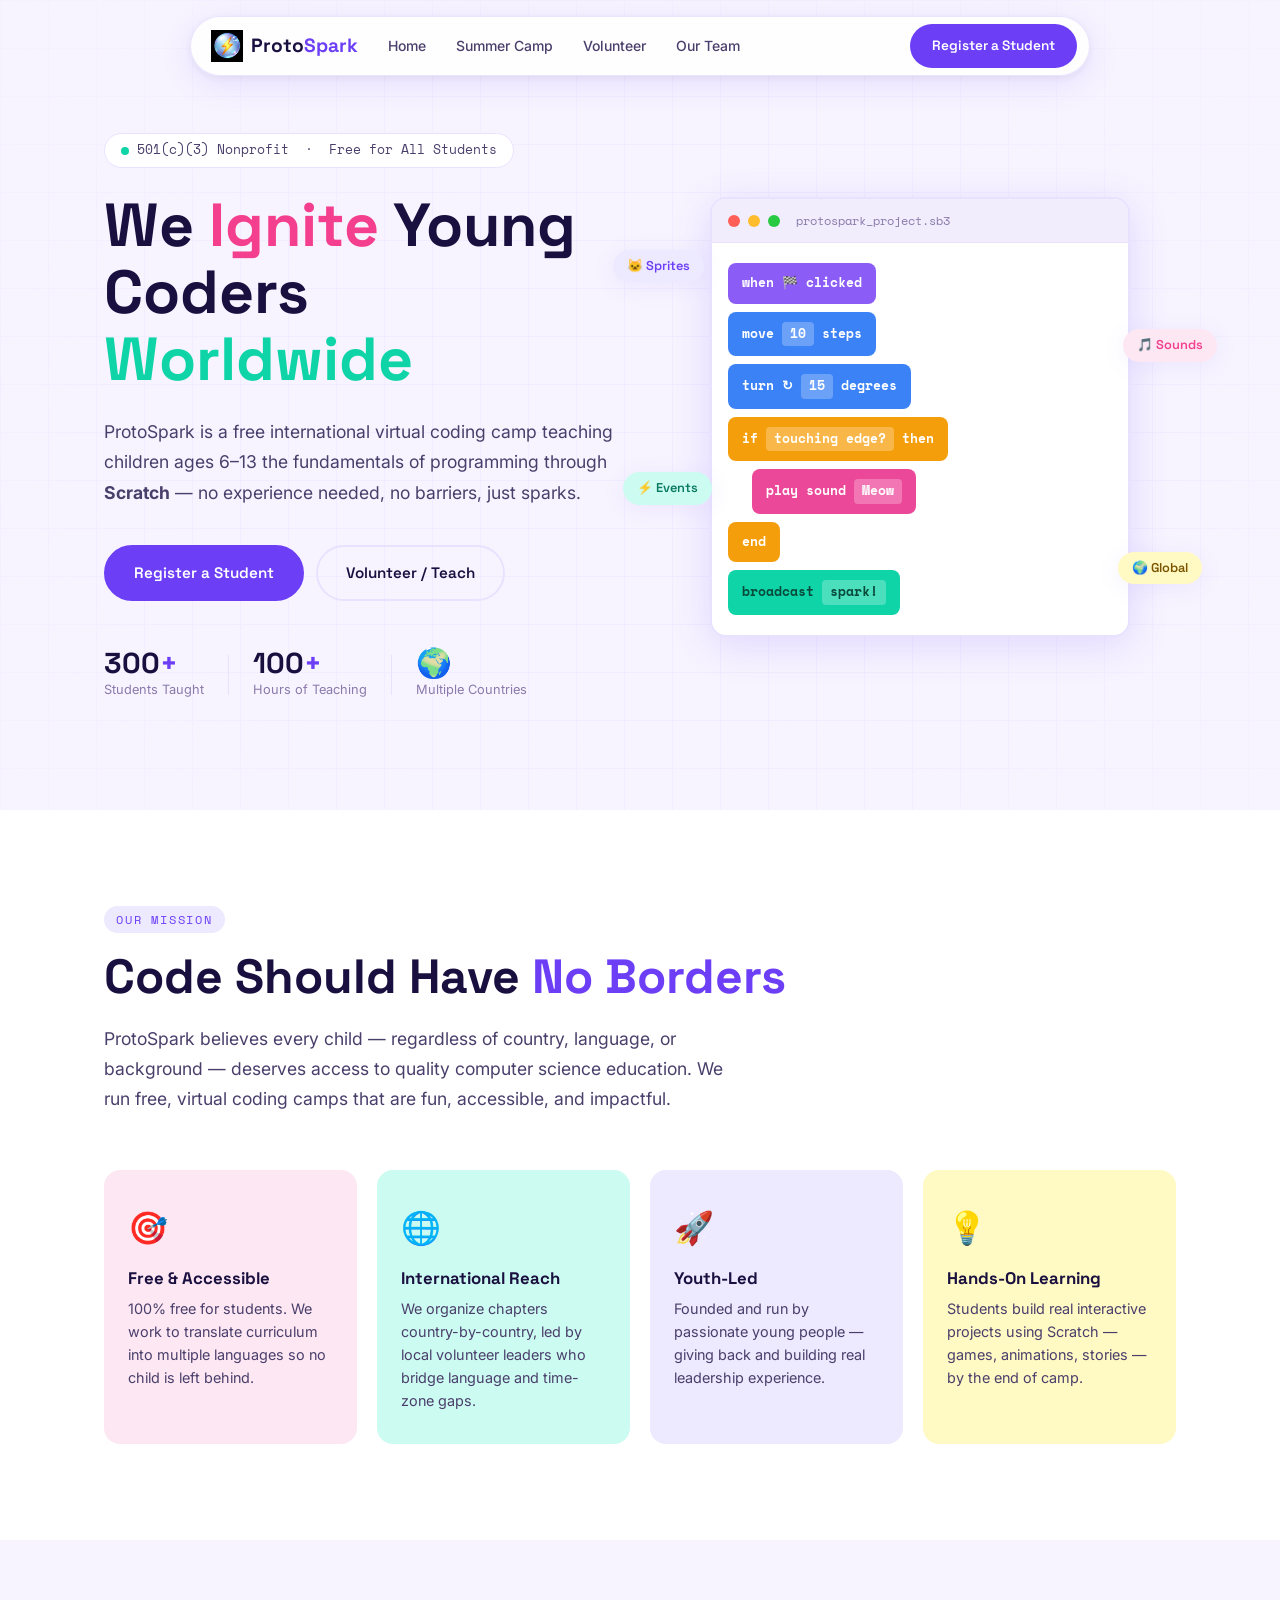
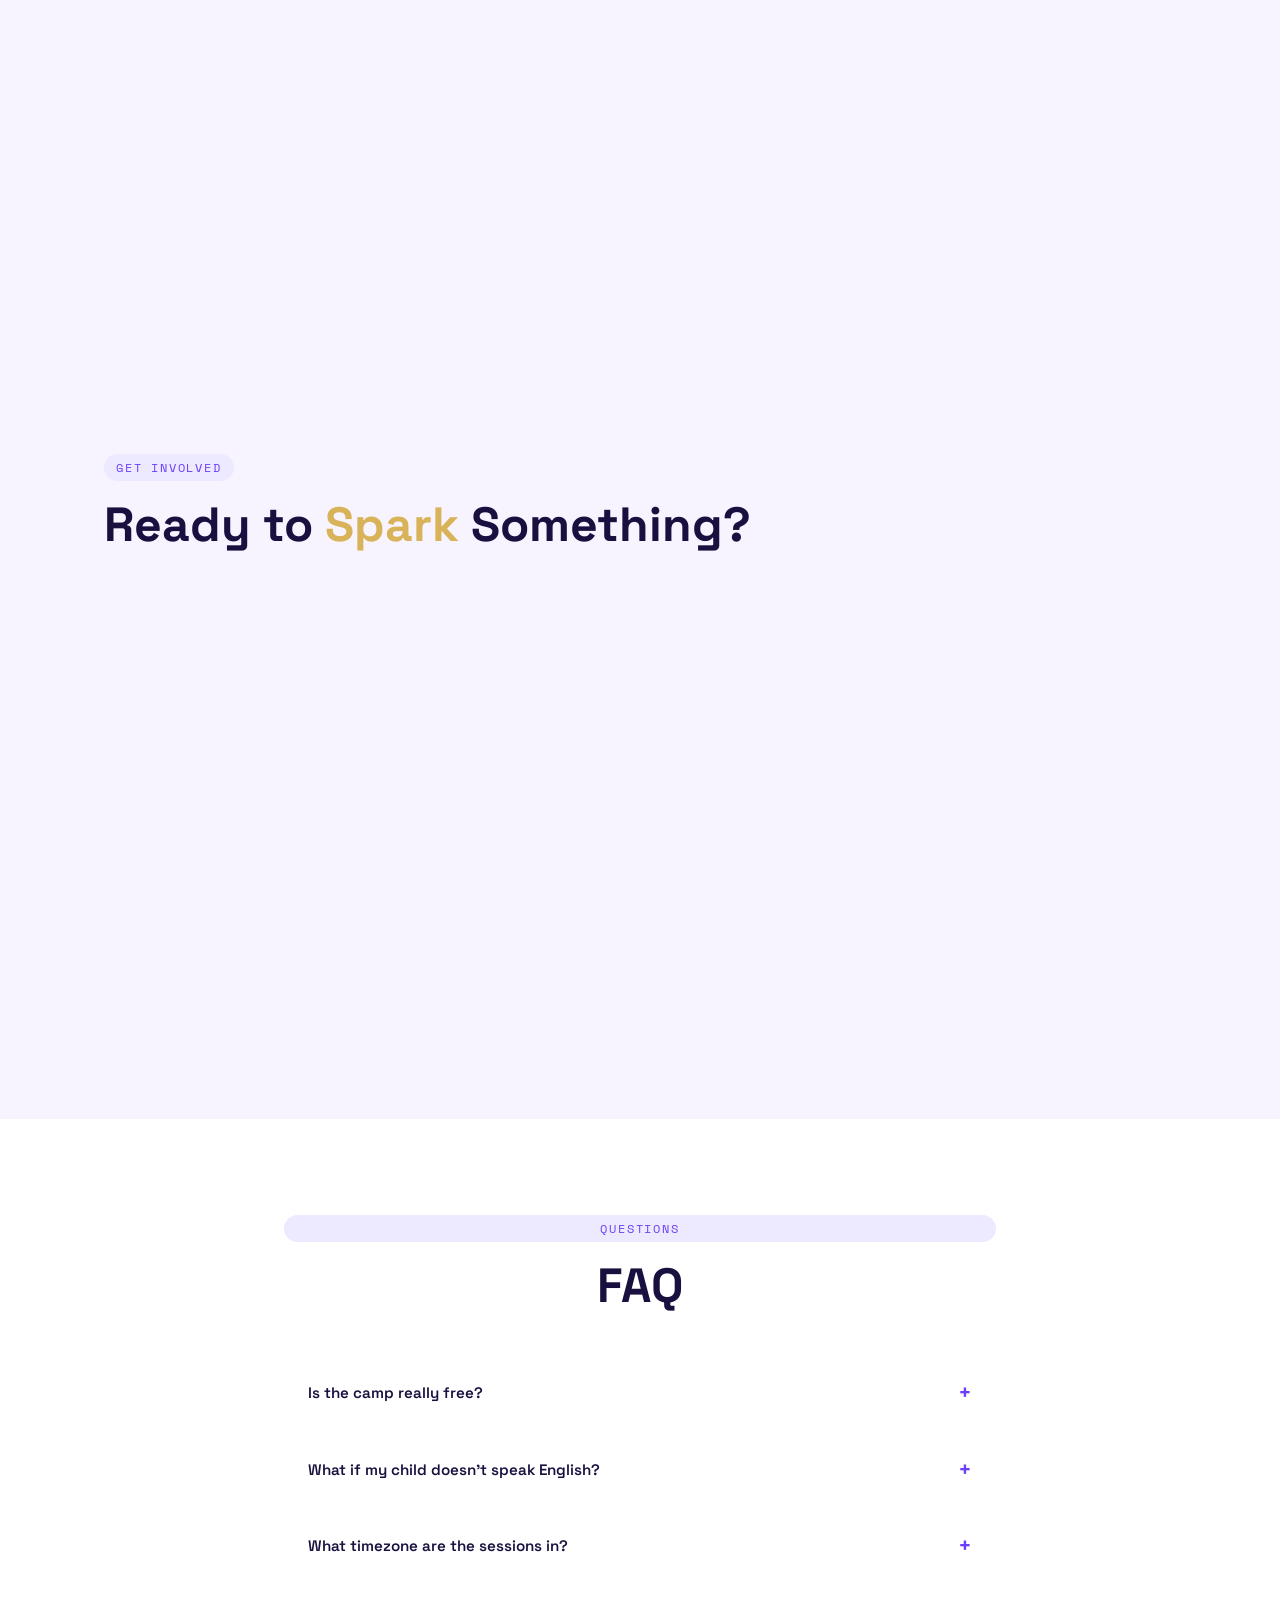
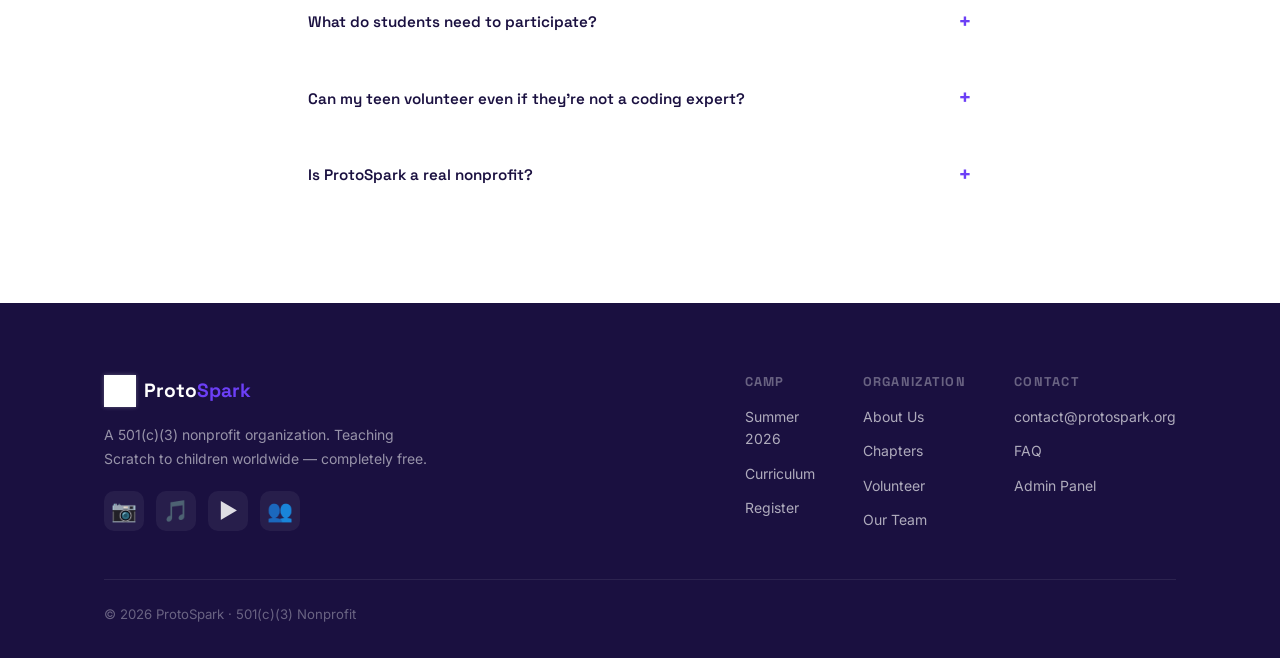
<file: index.html>
<!DOCTYPE html>
<html lang="en">
<head>
  <meta charset="UTF-8" />
  <meta name="viewport" content="width=device-width, initial-scale=1.0" />
  <title>ProtoSpark — Igniting Young Coders Worldwide</title>
  <link rel="preconnect" href="https://fonts.googleapis.com" />
  <link rel="preconnect" href="https://fonts.gstatic.com" crossorigin />
  <link href="https://fonts.googleapis.com/css2?family=Space+Grotesk:wght@300;400;500;600;700&family=Space+Mono:ital,wght@0,400;0,700;1,400&family=Inter:wght@300;400;500;600&display=swap" rel="stylesheet" />
  <link rel="stylesheet" href="styles.css" />
</head>
<body>

  <!-- ───────────────── NAV (floating capsule) ───────────────── -->
  <header class="nav-wrapper">
    <nav class="nav-inner">
      <a href="#" class="logo" onclick="showPage('home'); return false;">
        <img class="logo-img" src="[data-uri]" alt="ProtoSpark logo" />
        <span class="logo-text">Proto<span class="logo-accent">Spark</span></span>
      </a>
      <ul class="nav-links">
        <li><a data-page="home"      onclick="showPage('home');      return false;" href="#">Home</a></li>
        <li><a data-page="camp"      onclick="showPage('camp');      return false;" href="#">Summer Camp</a></li>
        <li><a data-page="volunteer" onclick="showPage('volunteer'); return false;" href="#">Volunteer</a></li>
        <li><a data-page="team"      onclick="showPage('team');      return false;" href="#">Our Team</a></li>
      </ul>
      <a href="#" class="btn btn-nav" onclick="showPage('camp'); return false;">Register a Student</a>
      <button class="nav-toggle" aria-label="Toggle menu">
        <span></span><span></span><span></span>
      </button>
    </nav>
  </header>

  <!-- ═══════════════════════════════════
       HOME PAGE
  ═══════════════════════════════════ -->
  <div id="page-home" class="page active">

    <!-- HERO -->
    <section class="hero" id="home">
      <div class="hero-bg"><div class="grid-overlay"></div></div>
      <div class="hero-content">
        <div class="hero-badge">
          <span class="badge-dot"></span>
          501(c)(3) Nonprofit &nbsp;·&nbsp; Free for All Students
        </div>
        <h1 class="hero-title">
          We <span class="highlight-pink">Ignite</span> Young<br />
          Coders <span class="highlight-teal">Worldwide</span>
        </h1>
        <p class="hero-sub">
          ProtoSpark is a free international virtual coding camp teaching children ages 6–13 the fundamentals of programming through <strong>Scratch</strong> — no experience needed, no barriers, just sparks.
        </p>
        <div class="hero-cta">
          <a href="#" class="btn btn-primary" onclick="showPage('camp'); return false;">Register a Student</a>
          <a href="#" class="btn btn-ghost"   onclick="showPage('volunteer'); return false;">Volunteer / Teach</a>
        </div>
        <div class="hero-stats">
          <div class="stat">
            <span class="stat-num">300<span class="stat-plus">+</span></span>
            <span class="stat-label">Students Taught</span>
          </div>
          <div class="stat-divider"></div>
          <div class="stat">
            <span class="stat-num">100<span class="stat-plus">+</span></span>
            <span class="stat-label">Hours of Teaching</span>
          </div>
          <div class="stat-divider"></div>
          <div class="stat">
            <span class="stat-num">🌍</span>
            <span class="stat-label">Multiple Countries</span>
          </div>
        </div>
      </div>
      <div class="hero-visual">
        <div class="scratch-window">
          <div class="window-bar">
            <span class="dot red"></span>
            <span class="dot yellow"></span>
            <span class="dot green"></span>
            <span class="window-title">protospark_project.sb3</span>
          </div>
          <div class="window-body">
            <div class="code-block purple">when 🏁 clicked</div>
            <div class="code-block blue">move <span class="code-val">10</span> steps</div>
            <div class="code-block blue">turn ↻ <span class="code-val">15</span> degrees</div>
            <div class="code-block yellow">if <span class="code-val">touching edge?</span> then</div>
            <div class="code-block pink indent">play sound <span class="code-val">Meow</span></div>
            <div class="code-block yellow">end</div>
            <div class="code-block teal">broadcast <span class="code-val">spark!</span></div>
          </div>
        </div>
        <!-- All four tags styled identically (fully coloured, no filter/graying) -->
        <div class="floating-tag tag-1">🐱 Sprites</div>
        <div class="floating-tag tag-2">🎵 Sounds</div>
        <div class="floating-tag tag-3">⚡ Events</div>
        <div class="floating-tag tag-4">🌍 Global</div>
      </div>
    </section>

    <!-- ABOUT -->
    <section class="about section" id="about">
      <div class="container">
        <div class="section-label">Our Mission</div>
        <h2 class="section-title">Code Should Have <span class="highlight-purple">No Borders</span></h2>
        <p class="section-sub">
          ProtoSpark believes every child — regardless of country, language, or background — deserves access to quality computer science education. We run free, virtual coding camps that are fun, accessible, and impactful.
        </p>
        <div class="about-cards">
          <div class="about-card card-pink fade-up">
            <div class="card-icon">🎯</div>
            <h3>Free &amp; Accessible</h3>
            <p>100% free for students. We work to translate curriculum into multiple languages so no child is left behind.</p>
          </div>
          <div class="about-card card-teal fade-up" style="transition-delay:0.08s">
            <div class="card-icon">🌐</div>
            <h3>International Reach</h3>
            <p>We organize chapters country-by-country, led by local volunteer leaders who bridge language and time-zone gaps.</p>
          </div>
          <div class="about-card card-purple fade-up" style="transition-delay:0.16s">
            <div class="card-icon">🚀</div>
            <h3>Youth-Led</h3>
            <p>Founded and run by passionate young people — giving back and building real leadership experience.</p>
          </div>
          <div class="about-card card-yellow fade-up" style="transition-delay:0.24s">
            <div class="card-icon">💡</div>
            <h3>Hands-On Learning</h3>
            <p>Students build real interactive projects using Scratch — games, animations, stories — by the end of camp.</p>
          </div>
        </div>
      </div>
    </section>

    <!-- CAMP PROMO BANNER -->
    <section class="section" style="padding-top:0; padding-bottom:96px;">
      <div class="container">
        <div class="camp-promo-banner fade-scale" style="background: linear-gradient(135deg, var(--purple-light), var(--teal-light)); border-radius: var(--radius-lg); padding: 40px; text-align:center;">
          <div class="section-label" style="margin-bottom:12px">Summer 2026</div>
          <h2 style="font-size:1.8rem; color: var(--text); margin-bottom:10px;">🏕️ Free Virtual Camp — August 2–8</h2>
          <p style="color:var(--text-mid); margin-bottom:28px; font-size:1rem; line-height:1.7;">For children ages 6–13. Build real Scratch projects and meet coders from around the world.</p>
          <a href="#" class="btn btn-primary" onclick="showPage('camp'); return false;">Register for Summer 2026 →</a>
        </div>
      </div>
    </section>

    <!-- GET INVOLVED (teaser cards) -->
    <section class="join section" id="join">
      <div class="container">
        <div class="section-label">Get Involved</div>
        <h2 class="section-title">Ready to <span class="highlight-yellow">Spark</span> Something?</h2>
        <div class="join-cards">

          <!-- Student teaser -->
          <div class="join-card student-card fade-left">
            <div class="join-card-header">
              <span class="join-emoji">🧒</span>
              <h3>Register a Student</h3>
              <p>Ages 6–13, anywhere in the world</p>
            </div>
            <ul class="join-list">
              <li>Free virtual camp (August 2–8, 2026)</li>
              <li>No prior coding experience needed</li>
              <li>Build your own Scratch project</li>
              <li>Meet kids from around the world</li>
              <li>Certificate of completion</li>
            </ul>
            <div style="padding: 0 32px 32px;">
              <a href="#" class="btn btn-primary full-width" onclick="showPage('camp'); return false;">Register for Your Student →</a>
            </div>
          </div>

          <!-- Volunteer teaser -->
          <div class="join-card volunteer-card fade-right">
            <div class="join-card-header">
              <span class="join-emoji">🙋</span>
              <h3>Volunteer</h3>
              <p>Teachers, chapter leaders &amp; mentors</p>
            </div>
            <ul class="join-list">
              <li>Lead a country chapter</li>
              <li>Teach or assist sessions</li>
              <li>Translate curriculum materials</li>
              <li>Build real nonprofit leadership experience</li>
              <li>Official role with a registered 501(c)(3)</li>
            </ul>
            <div style="padding: 0 32px 32px;">
              <a href="#" class="btn btn-secondary full-width" onclick="showPage('volunteer'); return false;">Apply to Volunteer →</a>
            </div>
          </div>

        </div>
      </div>
    </section>

    <!-- FAQ -->
    <section class="faq section" id="faq">
      <div class="container container-narrow">
        <div class="section-label">Questions</div>
        <h2 class="section-title">FAQ</h2>
        <div class="faq-list">
          <details class="faq-item fade-up">
            <summary>Is the camp really free?</summary>
            <p>Yes — 100% free for all students. ProtoSpark is a registered 501(c)(3) nonprofit and our mission is to remove every barrier to CS education.</p>
          </details>
          <details class="faq-item fade-up">
            <summary>What if my child doesn't speak English?</summary>
            <p>We are actively working to translate all curriculum materials into multiple languages. Chapter leaders in each country provide instruction in the local language. When registering, indicate your preferred language and we'll connect you with the right chapter.</p>
          </details>
          <details class="faq-item fade-up">
            <summary>What timezone are the sessions in?</summary>
            <p>Live sessions are scheduled to accommodate the largest number of participants globally. All sessions are recorded and available for asynchronous viewing. Chapter leaders also run local timezone-friendly sessions.</p>
          </details>
          <details class="faq-item fade-up">
            <summary>What do students need to participate?</summary>
            <p>A device (computer, tablet, or Chromebook) with internet access and a free Scratch account at scratch.mit.edu. No downloads or paid software required.</p>
          </details>
          <details class="faq-item fade-up">
            <summary>Can my teen volunteer even if they're not a coding expert?</summary>
            <p>Absolutely. Chapter leaders need to be willing to learn Scratch, not already know it. We provide training and all curriculum materials before camp starts.</p>
          </details>
          <details class="faq-item fade-up">
            <summary>Is ProtoSpark a real nonprofit?</summary>
            <p>Yes! ProtoSpark is in the process of finalizing its 501(c)(3) registration with the IRS. All organizational records and leadership structure are in place.</p>
          </details>
        </div>
      </div>
    </section>

    <!-- FOOTER -->
    <footer class="footer">
      <div class="container">
        <div class="footer-top">
          <div class="footer-brand">
            <a href="#" class="logo" onclick="showPage('home'); return false;">
              <img class="logo-img" src="[data-uri]" alt="ProtoSpark logo" />
              <span class="logo-text">Proto<span class="logo-accent">Spark</span></span>
            </a>
            <p>A 501(c)(3) nonprofit organization. Teaching Scratch to children worldwide — completely free.</p>
            <div class="social-links">
              <a href="#" aria-label="Instagram">📷</a>
              <a href="#" aria-label="TikTok">🎵</a>
              <a href="#" aria-label="YouTube">▶️</a>
              <a href="#" aria-label="Facebook">👥</a>
            </div>
          </div>
          <div class="footer-links">
            <div class="footer-col">
              <h5>Camp</h5>
              <a href="#" onclick="showPage('camp'); return false;">Summer 2026</a>
              <a href="#" onclick="showPage('camp'); return false;">Curriculum</a>
              <a href="#" onclick="showPage('camp'); return false;">Register</a>
            </div>
            <div class="footer-col">
              <h5>Organization</h5>
              <a href="#" onclick="showPage('home'); return false;">About Us</a>
              <a href="#" onclick="showPage('volunteer'); return false;">Chapters</a>
              <a href="#" onclick="showPage('volunteer'); return false;">Volunteer</a>
              <a href="#" onclick="showPage('team'); return false;">Our Team</a>
            </div>
            <div class="footer-col">
              <h5>Contact</h5>
              <a href="mailto:contact@protospark.org">contact@protospark.org</a>
              <a href="#faq">FAQ</a>
              <a href="#" onclick="openAdmin(); return false;">Admin Panel</a>
            </div>
          </div>
        </div>
        <div class="footer-bottom">
          <span>© 2026 ProtoSpark · 501(c)(3) Nonprofit</span>
        </div>
      </div>
    </footer>

  </div><!-- /page-home -->


  <!-- ═══════════════════════════════════
       SUMMER CAMP PAGE
  ═══════════════════════════════════ -->
  <div id="page-camp" class="page">

    <div class="team-hero">
      <div class="section-label">Summer 2026</div>
      <h1>🏕️ ProtoSpark Summer Camp</h1>
      <p>A free virtual coding camp for children ages 6–13. Five days of Scratch, creativity, and real project building.</p>
    </div>

    <!-- Camp info details -->
    <section class="camp section" style="padding-top:0">
      <div class="container">
        <div class="camp-grid">
          <div class="camp-info fade-left">
            <div class="camp-detail">
              <span class="camp-icon">📅</span>
              <div><strong>Dates</strong><p>August 2nd – August 8th, 2026</p></div>
            </div>
            <div class="camp-detail">
              <span class="camp-icon">💻</span>
              <div><strong>Format</strong><p>100% Virtual via Zoom — join from anywhere on Earth</p></div>
            </div>
            <div class="camp-detail">
              <span class="camp-icon">👧</span>
              <div><strong>Who Can Join</strong><p>Children ages 6–13, all skill levels welcome — no coding experience needed</p></div>
            </div>
            <div class="camp-detail">
              <span class="camp-icon">💰</span>
              <div><strong>Cost</strong><p>Completely free, forever</p></div>
            </div>
            <div class="camp-detail">
              <span class="camp-icon">🗣️</span>
              <div><strong>Languages</strong><p>Instruction in English with translated materials — more languages coming with chapter leaders</p></div>
            </div>
          </div>

          <!-- Updated 5-day schedule -->
          <div class="camp-schedule fade-right">
            <div class="schedule-header">
              <span class="mono">// Camp Schedule Overview</span>
            </div>
            <div class="schedule-day">
              <span class="day-badge">Day 1</span>
              <div class="day-content">
                <strong>Basics About Scratch</strong>
                <p>Scratch lesson — backdrops, sprites, motion, sounds &amp; core blocks</p>
              </div>
            </div>
            <div class="schedule-day">
              <span class="day-badge">Day 2</span>
              <div class="day-content">
                <strong>Finishing Basics + Capstone Introduction</strong>
                <p>Scratch lesson — complete foundations, introduce the capstone project concept</p>
              </div>
            </div>
            <div class="schedule-day">
              <span class="day-badge">Day 3</span>
              <div class="day-content">
                <strong>Capstone Working Time</strong>
                <p>Students plan and begin building their capstone project</p>
              </div>
            </div>
            <div class="schedule-day">
              <span class="day-badge">Day 4</span>
              <div class="day-content">
                <strong>Capstone Working Time</strong>
                <p>Questions, interactive activities, peer feedback &amp; mentor support</p>
              </div>
            </div>
            <div class="schedule-day">
              <span class="day-badge">Day 5</span>
              <div class="day-content">
                <strong>Capstone Wrap-Up &amp; Presentations</strong>
                <p>Finishing touches, then showcase — students present projects to the whole camp 🎉</p>
              </div>
            </div>
          </div>
        </div>
      </div>
    </section>

    <!-- Curriculum -->
    <section class="learn section" id="learn">
      <div class="container">
        <div class="section-label">What Students Learn</div>
        <h2 class="section-title">From <span class="highlight-teal">Zero</span> to <span class="highlight-purple">Project</span></h2>
        <p class="section-sub">Our curriculum is built around Scratch — MIT's free visual coding platform — designed so any kid can start building on Day 1.</p>
        <div class="learn-grid">
          <div class="learn-card fade-up">
            <div class="learn-icon" style="background: var(--purple-light);">🖼️</div>
            <h4>Backdrops</h4>
            <p>Create and customize scene backgrounds. Learn how backdrops trigger code and tell stories.</p>
          </div>
          <div class="learn-card fade-up" style="transition-delay:0.07s">
            <div class="learn-icon" style="background: var(--pink-light);">🐱</div>
            <h4>Sprites &amp; Costumes</h4>
            <p>Add characters, paint your own, upload images, and animate with costume switching.</p>
          </div>
          <div class="learn-card fade-up" style="transition-delay:0.14s">
            <div class="learn-icon" style="background: var(--teal-light);">💨</div>
            <h4>Motion &amp; Animation</h4>
            <p>Move, turn, glide, and bounce sprites around the stage with motion blocks.</p>
          </div>
          <div class="learn-card fade-up" style="transition-delay:0.21s">
            <div class="learn-icon" style="background: var(--yellow-light);">🎵</div>
            <h4>Sounds</h4>
            <p>Add audio clips, control volume and pitch, layer sounds with code for rich experiences.</p>
          </div>
          <div class="learn-card fade-up" style="transition-delay:0.28s">
            <div class="learn-icon" style="background: var(--purple-light);">⚡</div>
            <h4>Events</h4>
            <p>Use "when clicked" and "when key pressed" to make projects interactive and responsive.</p>
          </div>
          <div class="learn-card fade-up" style="transition-delay:0.35s">
            <div class="learn-icon" style="background: var(--pink-light);">🤔</div>
            <h4>Sensing &amp; Logic</h4>
            <p>Detect collisions, ask questions, use conditionals — the building blocks of real programming.</p>
          </div>
          <div class="learn-card capstone-card fade-up" style="grid-column: span 2; transition-delay:0.42s">
            <div class="learn-icon" style="background: var(--teal-light);">🏆</div>
            <h4>Capstone Project</h4>
            <p>Students combine everything they've learned to build a unique interactive project — a game, story, or animation. They present it to the whole camp on the final day.</p>
          </div>
        </div>
      </div>
    </section>

    <!-- Student Registration Form -->
    <section class="section" style="padding-top: 0;">
      <div class="container container-narrow">
        <div class="section-label">Registration</div>
        <h2 class="section-title">Register Your Child</h2>
        <p class="section-sub" style="margin-bottom:32px;">Sign your child up for ProtoSpark's free virtual summer program (August 2–8, 2026) for ages 6–13. No coding experience required!</p>
        <div class="join-card student-card fade-scale">
          <div class="join-card-header">
            <span class="join-emoji">🧒</span>
            <h3>Student Registration</h3>
            <p>Ages 6–13 · Free · Virtual · August 2–8, 2026</p>
          </div>
          <form class="join-form" id="student-form">
            <label style="font-size:0.8rem;font-weight:600;color:var(--text-mid)">Parent / Guardian Name *</label>
            <input type="text" name="parent-name" placeholder="Your full name" required />
            <label style="font-size:0.8rem;font-weight:600;color:var(--text-mid)">Student's Name *</label>
            <input type="text" name="student-name" placeholder="Your child's name" required />
            <label style="font-size:0.8rem;font-weight:600;color:var(--text-mid)">Preferred Contact Method *</label>
            <select name="contact-pref" required>
              <option value="" disabled selected>Select preference...</option>
              <option>Email</option>
              <option>Phone / Text</option>
              <option>Either</option>
            </select>
            <label style="font-size:0.8rem;font-weight:600;color:var(--text-mid)">Email Address *</label>
            <input type="email" name="email" placeholder="parent@example.com" required />
            <label style="font-size:0.8rem;font-weight:600;color:var(--text-mid)">Phone Number <span style="font-weight:400;opacity:0.7">(optional)</span></label>
            <input type="tel" name="phone" placeholder="+1 (555) 000-0000" />
            <label style="font-size:0.8rem;font-weight:600;color:var(--text-mid)">Student's Age Group *</label>
            <select name="age-group" required>
              <option value="" disabled selected>Select age group...</option>
              <option>6–8 years old (Beginner group)</option>
              <option>9–11 years old (Intermediate group)</option>
              <option>12–13 years old (Advanced group)</option>
            </select>
            <label style="font-size:0.8rem;font-weight:600;color:var(--text-mid)">Country</label>
            <select name="country">
              <option value="" disabled selected>Select country...</option>
              <option>United States</option>
              <option>India</option>
              <option>Nigeria</option>
              <option>Philippines</option>
              <option>Brazil</option>
              <option>United Kingdom</option>
              <option>Canada</option>
              <option>Other</option>
            </select>
            <label style="font-size:0.8rem;font-weight:600;color:var(--text-mid)">Questions or Requests About Class Timing <span style="font-weight:400;opacity:0.7">(optional)</span></label>
            <textarea name="notes" placeholder="Any questions, time zone considerations, or special requests for your child's class placement..."></textarea>
            <button type="submit" class="btn btn-primary full-width">Register for Summer Camp 2026 →</button>
          </form>
        </div>
      </div>
    </section>

    <!-- Footer repeated -->
    <footer class="footer">
      <div class="container">
        <div class="footer-top">
          <div class="footer-brand">
            <a href="#" class="logo" onclick="showPage('home'); return false;">
              <img class="logo-img" src="[data-uri]" alt="ProtoSpark logo" />
              <span class="logo-text">Proto<span class="logo-accent">Spark</span></span>
            </a>
            <p>A 501(c)(3) nonprofit organization. Teaching Scratch to children worldwide — completely free.</p>
          </div>
          <div class="footer-links">
            <div class="footer-col">
              <h5>Camp</h5>
              <a href="#" onclick="showPage('camp'); return false;">Summer 2026</a>
              <a href="#" onclick="showPage('camp'); return false;">Curriculum</a>
            </div>
            <div class="footer-col">
              <h5>Organization</h5>
              <a href="#" onclick="showPage('home'); return false;">About Us</a>
              <a href="#" onclick="showPage('volunteer'); return false;">Volunteer</a>
              <a href="#" onclick="showPage('team'); return false;">Our Team</a>
            </div>
            <div class="footer-col">
              <h5>Contact</h5>
              <a href="mailto:contact@protospark.org">contact@protospark.org</a>
              <a href="#" onclick="openAdmin(); return false;">Admin Panel</a>
            </div>
          </div>
        </div>
        <div class="footer-bottom"><span>© 2026 ProtoSpark · 501(c)(3) Nonprofit</span></div>
      </div>
    </footer>

  </div><!-- /page-camp -->


  <!-- ═══════════════════════════════════
       VOLUNTEER PAGE
  ═══════════════════════════════════ -->
  <div id="page-volunteer" class="page">

    <div class="team-hero">
      <div class="section-label">Join the Team</div>
      <h1>Become a Regional Leader</h1>
      <p>Apply to lead a Scratch chapter in your country and bring free coding education to children near you.</p>
    </div>

    <!-- Perks -->
    <section class="about section" style="padding-top:0">
      <div class="container">
        <div class="about-cards">
          <div class="about-card card-pink fade-up">
            <div class="card-icon">🌍</div>
            <h3>Lead a Country Chapter</h3>
            <p>Recruit students, coordinate locally, and run your country's ProtoSpark chapter.</p>
          </div>
          <div class="about-card card-teal fade-up" style="transition-delay:0.08s">
            <div class="card-icon">🎓</div>
            <h3>Build Real Experience</h3>
            <p>Gain hands-on nonprofit and leadership experience with an official 501(c)(3) organization.</p>
          </div>
          <div class="about-card card-purple fade-up" style="transition-delay:0.16s">
            <div class="card-icon">🤝</div>
            <h3>Make a Real Impact</h3>
            <p>Directly improve children's access to computer science education in your region.</p>
          </div>
          <div class="about-card card-yellow fade-up" style="transition-delay:0.24s">
            <div class="card-icon">🌐</div>
            <h3>Global Community</h3>
            <p>Join a worldwide team of young leaders working together across time zones.</p>
          </div>
        </div>
      </div>
    </section>

    <!-- Chapter model -->
    <section class="chapters section" id="chapters" style="padding-top:0">
      <div class="container">
        <div class="section-label">Global Organization</div>
        <h2 class="section-title">One Chapter. <span class="highlight-pink">Every Country.</span></h2>
        <p class="section-sub">ProtoSpark scales internationally through a chapter system — one chapter per country, each led by a local Chapter Leader who bridges language, time zone, and cultural gaps.</p>
        <div class="chapters-layout">
          <div class="chapter-model">
            <h3 class="mono">// How Chapters Work</h3>
            <div class="chapter-step fade-left">
              <span class="step-num">01</span>
              <div>
                <strong>Local Chapter Leader</strong>
                <p>A volunteer in each country runs their chapter, recruits local students, and coordinates with the global team on scheduling.</p>
              </div>
            </div>
            <div class="chapter-step fade-left" style="transition-delay:0.1s">
              <span class="step-num">02</span>
              <div>
                <strong>Language Bridging</strong>
                <p>Chapter leaders translate instructions and check-ins into their local language. Core curriculum materials are translated before camp begins.</p>
              </div>
            </div>
            <div class="chapter-step fade-left" style="transition-delay:0.2s">
              <span class="step-num">03</span>
              <div>
                <strong>Time Zone Management</strong>
                <p>Sessions are recorded and posted for asynchronous viewing. Chapter leaders run supplemental local sessions where needed.</p>
              </div>
            </div>
            <div class="chapter-step fade-left" style="transition-delay:0.3s">
              <span class="step-num">04</span>
              <div>
                <strong>Centralized Coordination</strong>
                <p>All chapters coordinate via shared tools. Standups twice a week keep the global team aligned.</p>
              </div>
            </div>
          </div>
          <div class="chapter-requirements">
            <div class="req-card fade-right">
              <h3>Leader Requirements</h3>
              <p class="req-sub">Leadership roles are open to teens and young adults worldwide.</p>
              <ul class="req-list">
                <li><span class="req-check">✓</span> Recruit at least 3 students from your country</li>
                <li><span class="req-check">✓</span> Bilingual: English + your local language</li>
                <li><span class="req-check">✓</span> Basic knowledge of Scratch (or willing to learn — we provide training!)</li>
                <li><span class="req-check">✓</span> Attend bi-weekly standups (Tue &amp; Thu, 9 PM ET)</li>
                <li><span class="req-check">✓</span> Passionate about making CS education accessible</li>
              </ul>
            </div>
            <div class="globe-visual fade-scale">
              <div class="globe-ring ring-1"></div>
              <div class="globe-ring ring-2"></div>
              <div class="globe-ring ring-3"></div>
              <div class="globe-center">🌍</div>
              <div class="chapter-pin pin-1">🇺🇸</div>
              <div class="chapter-pin pin-2">🇮🇳</div>
              <div class="chapter-pin pin-3">🇧🇷</div>
              <div class="chapter-pin pin-4">🇳🇬</div>
              <div class="chapter-pin pin-5">🇵🇭</div>
            </div>
          </div>
        </div>
      </div>
    </section>

    <!-- Volunteer Application Form -->
    <section class="section" style="padding-top:0">
      <div class="container container-narrow">
        <div class="section-label">Apply</div>
        <h2 class="section-title">Regional Leader Application</h2>
        <p class="section-sub" style="margin-bottom:32px;">We'll review your application and reach out within a few days with next steps.</p>
        <div class="join-card volunteer-card fade-scale">
          <div class="join-card-header">
            <span class="join-emoji">🙋</span>
            <h3>Volunteer Application</h3>
            <p>Apply to become a Scratch regional leader</p>
          </div>
          <form class="join-form" id="volunteer-form">
            <label style="font-size:0.8rem;font-weight:600;color:var(--text-mid)">Full Name *</label>
            <input type="text" name="vol-name" placeholder="Your full name" required />
            <label style="font-size:0.8rem;font-weight:600;color:var(--text-mid)">Email Address *</label>
            <input type="email" name="vol-email" placeholder="you@example.com" required />
            <label style="font-size:0.8rem;font-weight:600;color:var(--text-mid)">Phone Number <span style="font-weight:400;opacity:0.7">(optional)</span></label>
            <input type="tel" name="vol-phone" placeholder="+1 (555) 000-0000" />
            <label style="font-size:0.8rem;font-weight:600;color:var(--text-mid)">Region / Country *</label>
            <select name="vol-region" required>
              <option value="" disabled selected>Select country...</option>
              <option>United States</option><option>India</option><option>Nigeria</option>
              <option>Philippines</option><option>Brazil</option><option>United Kingdom</option>
              <option>Canada</option><option>Kenya</option><option>Pakistan</option><option>Other</option>
            </select>
            <label style="font-size:0.8rem;font-weight:600;color:var(--text-mid)">Time Zone *</label>
            <select name="vol-timezone" required>
              <option value="" disabled selected>Select time zone...</option>
              <option>EST (UTC-5)</option><option>CST (UTC-6)</option><option>MST (UTC-7)</option>
              <option>PST (UTC-8)</option><option>GMT (UTC+0)</option><option>CET (UTC+1)</option>
              <option>IST (UTC+5:30)</option><option>JST (UTC+9)</option><option>AEST (UTC+10)</option><option>Other</option>
            </select>
            <label style="font-size:0.8rem;font-weight:600;color:var(--text-mid)">Languages You Speak *</label>
            <input type="text" name="vol-languages" placeholder="e.g. English, Spanish, Hindi..." required />
            <label style="font-size:0.8rem;font-weight:600;color:var(--text-mid)">Scratch / Coding Background *</label>
            <textarea name="vol-coding-bg" placeholder="Tell us about your experience with Scratch or coding — have you taught, competed, created projects, or have any related experience?" required></textarea>
            <label style="font-size:0.8rem;font-weight:600;color:var(--text-mid)">Role of Interest</label>
            <select name="vol-role">
              <option value="" disabled selected>Select role...</option>
              <option>Chapter Leader</option>
              <option>Teacher / Instructor</option>
              <option>Mentor / TA</option>
              <option>Translator</option>
              <option>Marketing / Social Media</option>
              <option>Other</option>
            </select>
            <label style="font-size:0.8rem;font-weight:600;color:var(--text-mid)">Why do you want to be a regional leader? *</label>
            <textarea name="vol-motivation" placeholder="Tell us your motivation and what leadership qualities you have, especially in challenging situations..." required></textarea>
            <button type="submit" class="btn btn-secondary full-width">Submit Application →</button>
          </form>
        </div>
      </div>
    </section>

    <footer class="footer">
      <div class="container">
        <div class="footer-top">
          <div class="footer-brand">
            <a href="#" class="logo" onclick="showPage('home'); return false;">
              <img class="logo-img" src="[data-uri]" alt="ProtoSpark logo" />
              <span class="logo-text">Proto<span class="logo-accent">Spark</span></span>
            </a>
            <p>A 501(c)(3) nonprofit organization. Teaching Scratch to children worldwide — completely free.</p>
          </div>
          <div class="footer-links">
            <div class="footer-col">
              <h5>Camp</h5>
              <a href="#" onclick="showPage('camp'); return false;">Summer 2026</a>
              <a href="#" onclick="showPage('camp'); return false;">Register</a>
            </div>
            <div class="footer-col">
              <h5>Organization</h5>
              <a href="#" onclick="showPage('home'); return false;">About Us</a>
              <a href="#" onclick="showPage('team'); return false;">Our Team</a>
            </div>
            <div class="footer-col">
              <h5>Contact</h5>
              <a href="mailto:contact@protospark.org">contact@protospark.org</a>
              <a href="#" onclick="openAdmin(); return false;">Admin Panel</a>
            </div>
          </div>
        </div>
        <div class="footer-bottom"><span>© 2026 ProtoSpark · 501(c)(3) Nonprofit</span></div>
      </div>
    </footer>

  </div><!-- /page-volunteer -->


  <!-- ═══════════════════════════════════
       TEAM PAGE
  ═══════════════════════════════════ -->
  <div id="page-team" class="page">

    <div class="team-hero">
      <div class="section-label">The People Behind ProtoSpark</div>
      <h1>Meet Our Team</h1>
      <p>ProtoSpark is built by a passionate group of young leaders dedicated to bringing free CS education to children everywhere.</p>
    </div>

    <div class="team-grid">
      <div class="team-card fade-scale">
        <div class="team-avatar" style="background:linear-gradient(135deg,var(--purple-light),var(--teal-light))">🚀</div>
        <h3>Founder</h3>
        <div class="role">Executive Director</div>
        <div class="bio">Visionary behind ProtoSpark's mission to make CS education free and accessible to every child worldwide.</div>
      </div>
      <div class="team-card fade-scale" style="transition-delay:0.08s">
        <div class="team-avatar" style="background:linear-gradient(135deg,var(--yellow-light),var(--pink-light))">📚</div>
        <h3>Curriculum Lead</h3>
        <div class="role">Head of Education</div>
        <div class="bio">Designs the Scratch curriculum and lesson plans that make coding fun and accessible for ages 6–13.</div>
      </div>
      <div class="team-card fade-scale" style="transition-delay:0.16s">
        <div class="team-avatar" style="background:linear-gradient(135deg,var(--purple-light),var(--teal-light))">🌍</div>
        <h3>Chapters Director</h3>
        <div class="role">Global Operations</div>
        <div class="bio">Manages the international chapter network, onboarding leaders across multiple countries and time zones.</div>
      </div>
      <div class="team-card fade-scale" style="transition-delay:0.24s">
        <div class="team-avatar" style="background:linear-gradient(135deg,var(--teal-light),var(--yellow-light))">💬</div>
        <h3>Outreach Lead</h3>
        <div class="role">Community &amp; Partnerships</div>
        <div class="bio">Connects ProtoSpark with schools, community organizations, and families around the globe.</div>
      </div>
      <div class="team-card fade-scale" style="transition-delay:0.32s">
        <div class="team-avatar" style="background:linear-gradient(135deg,var(--pink-light),var(--purple-light))">🛠️</div>
        <h3>Tech Lead</h3>
        <div class="role">Technology &amp; Infrastructure</div>
        <div class="bio">Maintains ProtoSpark's digital tools and technology systems that power our global camps.</div>
      </div>
      <div class="team-card fade-scale" style="transition-delay:0.4s">
        <div class="team-avatar" style="background:linear-gradient(135deg,var(--teal-light),var(--pink-light))">🎨</div>
        <h3>Creative Director</h3>
        <div class="role">Design &amp; Branding</div>
        <div class="bio">Brings ProtoSpark's brand to life with visuals that inspire young coders and their families.</div>
      </div>
    </div>

    <div style="padding: 0 24px 80px; max-width: 700px; margin: 0 auto; text-align:center;">
      <div style="background:linear-gradient(135deg,var(--pink-light),var(--purple-light)); border-radius:var(--radius-lg); padding:40px;" class="fade-scale">
        <h2 style="font-size:1.6rem;color:var(--text);margin-bottom:10px;">Want to Join Our Team?</h2>
        <p style="color:var(--text-mid);margin-bottom:24px;line-height:1.7;">We're always looking for passionate young leaders to help grow ProtoSpark worldwide.</p>
        <a href="#" class="btn btn-primary" onclick="showPage('volunteer'); return false;">Apply to Volunteer →</a>
      </div>
    </div>

    <footer class="footer">
      <div class="container">
        <div class="footer-top">
          <div class="footer-brand">
            <a href="#" class="logo" onclick="showPage('home'); return false;">
              <img class="logo-img" src="[data-uri]" alt="ProtoSpark logo" />
              <span class="logo-text">Proto<span class="logo-accent">Spark</span></span>
            </a>
            <p>A 501(c)(3) nonprofit organization. Teaching Scratch to children worldwide — completely free.</p>
          </div>
          <div class="footer-links">
            <div class="footer-col">
              <h5>Camp</h5>
              <a href="#" onclick="showPage('camp'); return false;">Summer 2026</a>
              <a href="#" onclick="showPage('camp'); return false;">Register</a>
            </div>
            <div class="footer-col">
              <h5>Organization</h5>
              <a href="#" onclick="showPage('home'); return false;">About Us</a>
              <a href="#" onclick="showPage('volunteer'); return false;">Volunteer</a>
            </div>
            <div class="footer-col">
              <h5>Contact</h5>
              <a href="mailto:contact@protospark.org">contact@protospark.org</a>
              <a href="#" onclick="openAdmin(); return false;">Admin Panel</a>
            </div>
          </div>
        </div>
        <div class="footer-bottom"><span>© 2026 ProtoSpark · 501(c)(3) Nonprofit</span></div>
      </div>
    </footer>

  </div><!-- /page-team -->


  <!-- ═══════════════════════════════════
       ADMIN PANEL (global overlay)
  ═══════════════════════════════════ -->
  <div id="admin-panel">
    <div class="admin-inner">
      <div style="display:flex; justify-content:space-between; align-items:center; margin-bottom:6px;">
        <h2>📊 Form Responses</h2>
        <button class="close-admin-btn" onclick="closeAdmin()">✕ Close</button>
      </div>
      <p style="font-size:0.85rem;color:var(--text-muted);">Responses stored in your browser. Access via "Admin Panel" in the footer.</p>
      <div class="admin-tabs">
        <button class="admin-tab active" onclick="switchAdminTab('students', this)">
          Student Registrations <span class="admin-count" id="admin-count-students">0</span>
        </button>
        <button class="admin-tab" onclick="switchAdminTab('volunteers', this)">
          Volunteer Applications <span class="admin-count" id="admin-count-vols">0</span>
        </button>
      </div>
      <div id="admin-content"></div>
    </div>
  </div>

  <script src="script.js"></script>
</body>
</html>
</file>
<file: styles.css>
/* ═══════════════════════════════════════════
   PROTOSPARK — Main Stylesheet
   Design: Sleek retro-tech, pastel vibrant
   ═══════════════════════════════════════════ */

/* ── Variables ── */
:root {
  --purple:       #6C3FF6;
  --purple-soft:  #8B5CF6;
  --purple-light: #EDE9FE;
  --pink:         #F43F8E;
  --pink-soft:    #FB7BB4;
  --pink-light:   #FCE7F3;
  --teal:         #0ED4A7;
  --teal-soft:    #34D9B3;
  --teal-light:   #CCFBF1;
  --yellow:       #FFD369;
  --yellow-light: #FFF9C4;
  --bg:           #F7F4FF;
  --bg-alt:       #FFFFFF;
  --surface:      #FFFFFF;
  --border:       #E8E2FF;
  --text:         #1A1040;
  --text-mid:     #4A3F6B;
  --text-muted:   #8B7AAB;
  --radius:       16px;
  --radius-sm:    10px;
  --radius-lg:    24px;
  --shadow:       0 4px 24px rgba(108, 63, 246, 0.08);
  --shadow-hover: 0 8px 40px rgba(108, 63, 246, 0.16);
  --font-head:    'Space Grotesk', sans-serif;
  --font-mono:    'Space Mono', monospace;
  --font-body:    'Inter', sans-serif;
}

/* ── Reset ── */
*, *::before, *::after { box-sizing: border-box; margin: 0; padding: 0; }
html { scroll-behavior: smooth; }
body {
  font-family: var(--font-body);
  background: var(--bg);
  color: var(--text);
  line-height: 1.6;
  overflow-x: hidden;
}
img { max-width: 100%; display: block; }
a { text-decoration: none; color: inherit; }
ul { list-style: none; }
details { cursor: pointer; }

/* ── Typography ── */
h1, h2, h3, h4, h5 { font-family: var(--font-head); font-weight: 700; line-height: 1.15; }
.mono { font-family: var(--font-mono); }

/* ── Helpers ── */
.container        { max-width: 1120px; margin: 0 auto; padding: 0 24px; }
.container-narrow { max-width: 760px;  margin: 0 auto; padding: 0 24px; }
.section          { padding: 96px 0; }
.mt-1             { margin-top: 1.25rem; display: inline-block; }

.highlight-pink   { color: var(--pink); }
.highlight-teal   { color: var(--teal); }
.highlight-purple { color: var(--purple); }
.highlight-yellow { color: var(--yellow); filter: brightness(0.85); }

.section-label {
  font-family: var(--font-mono);
  font-size: 0.75rem;
  text-transform: uppercase;
  letter-spacing: 0.15em;
  color: var(--purple);
  background: var(--purple-light);
  display: inline-block;
  padding: 4px 12px;
  border-radius: 20px;
  margin-bottom: 16px;
}
.section-title {
  font-size: clamp(2rem, 4vw, 3rem);
  margin-bottom: 20px;
  color: var(--text);
}
.section-sub {
  font-size: 1.1rem;
  color: var(--text-mid);
  max-width: 640px;
  margin-bottom: 56px;
  line-height: 1.7;
}

/* ── Buttons ── */
.btn {
  display: inline-flex;
  align-items: center;
  gap: 8px;
  padding: 14px 28px;
  border-radius: 50px;
  font-family: var(--font-head);
  font-weight: 600;
  font-size: 0.95rem;
  cursor: pointer;
  transition: all 0.2s ease;
  border: 2px solid transparent;
  white-space: nowrap;
}
.btn-primary {
  background: var(--purple);
  color: #fff;
  border-color: var(--purple);
}
.btn-primary:hover { background: #5b35d4; box-shadow: 0 6px 24px rgba(108,63,246,0.3); transform: translateY(-1px); }

.btn-secondary {
  background: var(--pink);
  color: #fff;
  border-color: var(--pink);
}
.btn-secondary:hover { background: #e0357a; box-shadow: 0 6px 24px rgba(244,63,142,0.3); transform: translateY(-1px); }

.btn-ghost {
  background: transparent;
  color: var(--text);
  border-color: var(--border);
}
.btn-ghost:hover { border-color: var(--purple); color: var(--purple); background: var(--purple-light); }

.btn-nav {
  background: var(--purple);
  color: #fff;
  padding: 10px 22px;
  font-size: 0.875rem;
}
.btn-nav:hover { background: #5b35d4; }

.full-width { width: 100%; justify-content: center; }

/* ═══════════════════════════
   PAGES
   ═══════════════════════════ */
.page { display: none; }
.page.active { display: block; }

/* ═══════════════════════════
   NAV — Floating capsule bubble
   ═══════════════════════════ */
.nav-wrapper {
  position: fixed;
  top: 16px;
  left: 50%;
  transform: translateX(-50%);
  z-index: 200;
  width: calc(100% - 48px);
  max-width: 900px;
}
.nav-inner {
  background: rgba(255, 255, 255, 0.88);
  backdrop-filter: blur(20px);
  -webkit-backdrop-filter: blur(20px);
  border-radius: 999px;
  border: 1px solid rgba(232, 226, 255, 0.9);
  box-shadow: 0 8px 32px rgba(108, 63, 246, 0.12), 0 2px 8px rgba(0,0,0,0.06);
  height: 60px;
  display: flex;
  align-items: center;
  padding: 0 12px 0 20px;
  gap: 8px;
}
.logo {
  display: flex;
  align-items: center;
  gap: 8px;
  font-family: var(--font-head);
  font-weight: 700;
  font-size: 1.2rem;
  flex-shrink: 0;
  margin-right: 8px;
}
.logo-img {
  width: 32px;
  height: 32px;
  object-fit: contain;
  /* transparent background already on PNG */
}
.logo-icon { font-size: 1.4rem; }
.logo-accent { color: var(--purple); }

.nav-links {
  display: flex;
  gap: 2px;
  flex: 1;
}
.nav-links a {
  padding: 7px 14px;
  border-radius: 999px;
  font-size: 0.875rem;
  font-weight: 500;
  color: var(--text-mid);
  transition: all 0.15s;
  cursor: pointer;
}
.nav-links a:hover { background: var(--purple-light); color: var(--purple); }

.btn-nav {
  background: var(--purple);
  color: #fff;
  padding: 9px 20px;
  font-size: 0.85rem;
  border-radius: 999px;
  flex-shrink: 0;
}
.btn-nav:hover { background: #5b35d4; }

.nav-toggle {
  display: none;
  flex-direction: column;
  gap: 5px;
  background: none;
  border: none;
  cursor: pointer;
  padding: 4px;
  margin-left: auto;
}
.nav-toggle span {
  display: block;
  width: 22px;
  height: 2px;
  background: var(--text);
  border-radius: 2px;
  transition: 0.3s;
}

/* ═══════════════════════════
   HERO
   ═══════════════════════════ */
.hero {
  min-height: 90vh;
  display: grid;
  grid-template-columns: 1fr 1fr;
  align-items: center;
  gap: 48px;
  padding: 120px 24px 96px;
  max-width: 1120px;
  margin: 0 auto;
  position: relative;
}
.hero-bg {
  position: fixed;
  inset: 0;
  pointer-events: none;
  overflow: hidden;
  z-index: -1;
}
.grid-overlay {
  position: absolute;
  inset: 0;
  background-image:
    linear-gradient(var(--border) 1px, transparent 1px),
    linear-gradient(90deg, var(--border) 1px, transparent 1px);
  background-size: 48px 48px;
  opacity: 0.4;
  mask-image: radial-gradient(ellipse 80% 80% at 50% 50%, black 40%, transparent 100%);
}

.hero-badge {
  display: inline-flex;
  align-items: center;
  gap: 8px;
  font-size: 0.8rem;
  font-weight: 500;
  color: var(--text-mid);
  background: var(--surface);
  border: 1px solid var(--border);
  padding: 6px 16px;
  border-radius: 50px;
  margin-bottom: 24px;
  font-family: var(--font-mono);
}
.badge-dot {
  width: 8px; height: 8px;
  background: var(--teal);
  border-radius: 50%;
  animation: pulse 2s infinite;
}
@keyframes pulse {
  0%, 100% { box-shadow: 0 0 0 0 rgba(14,212,167,0.4); }
  50%       { box-shadow: 0 0 0 6px rgba(14,212,167,0); }
}

.hero-title {
  font-size: clamp(2.4rem, 5vw, 3.8rem);
  line-height: 1.1;
  margin-bottom: 24px;
  color: var(--text);
}
.hero-sub {
  font-size: 1.1rem;
  color: var(--text-mid);
  line-height: 1.75;
  margin-bottom: 36px;
  max-width: 520px;
}
.hero-cta {
  display: flex;
  gap: 12px;
  flex-wrap: wrap;
  margin-bottom: 48px;
}
.hero-stats {
  display: flex;
  align-items: center;
  gap: 24px;
  flex-wrap: wrap;
}
.stat { display: flex; flex-direction: column; }
.stat-num {
  font-family: var(--font-head);
  font-size: 1.8rem;
  font-weight: 700;
  color: var(--text);
  line-height: 1;
}
.stat-plus { color: var(--purple); }
.stat-label { font-size: 0.8rem; color: var(--text-muted); margin-top: 2px; }
.stat-divider { width: 1px; height: 40px; background: var(--border); }

/* Hero Visual — fake Scratch window */
.hero-visual {
  position: relative;
  display: flex;
  justify-content: center;
  align-items: center;
}
.scratch-window {
  background: var(--surface);
  border: 2px solid var(--border);
  border-radius: var(--radius);
  box-shadow: var(--shadow-hover);
  overflow: hidden;
  width: 100%;
  max-width: 420px;
  animation: float 4s ease-in-out infinite;
}
@keyframes float {
  0%, 100% { transform: translateY(0px); }
  50%       { transform: translateY(-10px); }
}
.window-bar {
  display: flex;
  align-items: center;
  gap: 8px;
  padding: 12px 16px;
  background: #F1EDFD;
  border-bottom: 1px solid var(--border);
}
.dot { width: 12px; height: 12px; border-radius: 50%; }
.dot.red    { background: #FF5F57; }
.dot.yellow { background: #FFBD2E; }
.dot.green  { background: #28CA41; }
.window-title {
  font-family: var(--font-mono);
  font-size: 0.75rem;
  color: var(--text-muted);
  margin-left: 8px;
}
.window-body {
  padding: 20px 16px;
  display: flex;
  flex-direction: column;
  gap: 8px;
}
.code-block {
  display: inline-flex;
  align-items: center;
  gap: 8px;
  padding: 10px 14px;
  border-radius: 8px;
  font-family: var(--font-mono);
  font-size: 0.8rem;
  font-weight: 700;
  color: #fff;
  width: fit-content;
}
.code-block.purple  { background: #8B5CF6; }
.code-block.blue    { background: #3B82F6; }
.code-block.yellow  { background: #F59E0B; }
.code-block.pink    { background: #EC4899; }
.code-block.teal    { background: #0ED4A7; color: #0a4a3c; }
.code-block.indent  { margin-left: 24px; }
.code-val {
  background: rgba(255,255,255,0.25);
  padding: 2px 8px;
  border-radius: 4px;
}

/* Floating tags — all fully opaque / styled like each other */
.floating-tag {
  position: absolute;
  background: var(--surface);
  border-radius: 50px;
  padding: 6px 14px;
  font-size: 0.8rem;
  font-weight: 600;
  font-family: var(--font-head);
  box-shadow: var(--shadow);
  animation: float 4s ease-in-out infinite;
  /* No border, matching the no-borders request */
}
.tag-1 { top: 12%;  left: -10%; animation-delay: 0s;    background: var(--purple-light); color: var(--purple); }
.tag-2 { top: 30%;  right: -8%; animation-delay: 0.8s;  background: var(--pink-light);   color: var(--pink); }
.tag-3 { bottom: 30%; left: -8%; animation-delay: 1.6s;  background: var(--teal-light);   color: #0a7a60; }
.tag-4 { bottom: 12%; right: -5%; animation-delay: 2.4s; background: var(--yellow-light); color: #7a5500; }

/* Camp promo banner — extra gap from purple block above */
.camp-promo-banner {
  margin-top: 48px;
}

/* ═══════════════════════════
   ABOUT
   ═══════════════════════════ */
.about { background: var(--bg-alt); }
.about-cards {
  display: grid;
  grid-template-columns: repeat(4, 1fr);
  gap: 20px;
}
.about-card {
  padding: 32px 24px;
  border-radius: var(--radius);
  transition: transform 0.2s, box-shadow 0.2s;
}
.about-card:hover { transform: translateY(-4px); box-shadow: var(--shadow-hover); }
.card-pink   { background: var(--pink-light); }
.card-teal   { background: var(--teal-light); }
.card-purple { background: var(--purple-light); }
.card-yellow { background: var(--yellow-light); }
.card-icon { font-size: 2rem; margin-bottom: 16px; }
.about-card h3 { font-size: 1.05rem; margin-bottom: 8px; color: var(--text); }
.about-card p  { font-size: 0.9rem; color: var(--text-mid); line-height: 1.6; }

/* ═══════════════════════════
   CAMP 2026
   ═══════════════════════════ */
.camp { background: var(--bg); }
.camp-grid {
  display: grid;
  grid-template-columns: 1fr 1fr;
  gap: 48px;
  align-items: start;
}
.camp-detail {
  display: flex;
  gap: 16px;
  margin-bottom: 28px;
  align-items: flex-start;
}
.camp-icon { font-size: 1.5rem; flex-shrink: 0; margin-top: 2px; }
.camp-detail strong { display: block; font-family: var(--font-head); font-weight: 600; margin-bottom: 2px; }
.camp-detail p { font-size: 0.9rem; color: var(--text-mid); line-height: 1.6; }

.camp-schedule {
  background: var(--text);
  border-radius: var(--radius);
  overflow: hidden;
  padding: 0;
}
.schedule-header {
  padding: 16px 24px;
  border-bottom: 1px solid rgba(255,255,255,0.1);
}
.schedule-header .mono { color: var(--teal); font-size: 0.8rem; }
.schedule-day {
  display: flex;
  gap: 16px;
  padding: 18px 24px;
  border-bottom: 1px solid rgba(255,255,255,0.06);
  align-items: flex-start;
  transition: background 0.15s;
}
.schedule-day:last-child { border-bottom: none; }
.schedule-day:hover { background: rgba(255,255,255,0.04); }
.day-badge {
  background: var(--purple);
  color: #fff;
  font-family: var(--font-mono);
  font-size: 0.7rem;
  padding: 4px 10px;
  border-radius: 20px;
  flex-shrink: 0;
  margin-top: 2px;
  font-weight: 700;
}
.day-content strong { color: #fff; font-size: 0.95rem; display: block; margin-bottom: 2px; }
.day-content p { color: rgba(255,255,255,0.55); font-size: 0.82rem; line-height: 1.5; }

/* ═══════════════════════════
   CURRICULUM
   ═══════════════════════════ */
.learn { background: var(--bg-alt); }
.learn-grid {
  display: grid;
  grid-template-columns: repeat(3, 1fr);
  gap: 20px;
}
.learn-card {
  background: var(--bg);
  border-radius: var(--radius);
  padding: 28px 24px;
  transition: transform 0.2s, box-shadow 0.2s;
}
.learn-card:hover { transform: translateY(-3px); box-shadow: var(--shadow-hover); }
.capstone-card {
  display: flex;
  gap: 24px;
  align-items: flex-start;
}
.learn-icon {
  width: 48px; height: 48px;
  border-radius: var(--radius-sm);
  display: flex;
  align-items: center;
  justify-content: center;
  font-size: 1.4rem;
  margin-bottom: 16px;
  flex-shrink: 0;
}
.capstone-card .learn-icon { margin-bottom: 0; }
.learn-card h4 { font-size: 1rem; margin-bottom: 8px; }
.learn-card p  { font-size: 0.875rem; color: var(--text-mid); line-height: 1.65; }

/* ═══════════════════════════
   CHAPTERS
   ═══════════════════════════ */
.chapters { background: var(--bg); }
.chapters-layout {
  display: grid;
  grid-template-columns: 1fr 1fr;
  gap: 64px;
  align-items: start;
}
.chapter-model h3 {
  color: var(--purple);
  font-size: 0.85rem;
  margin-bottom: 32px;
}
.chapter-step {
  display: flex;
  gap: 20px;
  margin-bottom: 32px;
  align-items: flex-start;
}
.step-num {
  font-family: var(--font-mono);
  font-size: 0.75rem;
  font-weight: 700;
  color: var(--purple);
  background: var(--purple-light);
  width: 36px; height: 36px;
  border-radius: 50%;
  display: flex;
  align-items: center;
  justify-content: center;
  flex-shrink: 0;
  margin-top: 2px;
}
.chapter-step strong { display: block; font-size: 0.95rem; margin-bottom: 4px; }
.chapter-step p { font-size: 0.875rem; color: var(--text-mid); line-height: 1.65; }

.chapter-requirements { display: flex; flex-direction: column; gap: 32px; }
.req-card {
  background: var(--text);
  border-radius: var(--radius-lg);
  padding: 36px;
  color: #fff;
}
.req-card h3 { font-size: 1.3rem; margin-bottom: 8px; }
.req-sub { font-size: 0.875rem; color: rgba(255,255,255,0.6); margin-bottom: 24px; }
.req-list { display: flex; flex-direction: column; gap: 12px; margin-bottom: 0; }
.req-list li {
  display: flex;
  align-items: flex-start;
  gap: 12px;
  font-size: 0.9rem;
  color: rgba(255,255,255,0.85);
  line-height: 1.5;
}
.req-check { color: var(--teal); font-weight: 700; flex-shrink: 0; }

/* Globe visual */
.globe-visual {
  position: relative;
  width: 200px;
  height: 200px;
  margin: 0 auto;
}
.globe-ring {
  position: absolute;
  border: 2px solid;
  border-radius: 50%;
  top: 50%; left: 50%;
  transform: translate(-50%, -50%);
}
.ring-1 { width: 180px; height: 180px; border-color: rgba(108,63,246,0.15); }
.ring-2 { width: 130px; height: 130px; border-color: rgba(108,63,246,0.25); }
.ring-3 { width: 80px;  height: 80px;  border-color: rgba(108,63,246,0.4);  }
.globe-center {
  position: absolute;
  top: 50%; left: 50%;
  transform: translate(-50%, -50%);
  font-size: 2.2rem;
}
.chapter-pin {
  position: absolute;
  font-size: 1.4rem;
  animation: orbit 12s linear infinite;
}
.pin-1 { animation-delay: 0s; }
.pin-2 { animation-delay: -2.4s; }
.pin-3 { animation-delay: -4.8s; }
.pin-4 { animation-delay: -7.2s; }
.pin-5 { animation-delay: -9.6s; }
@keyframes orbit {
  from { transform: rotate(0deg) translateX(90px) rotate(0deg); }
  to   { transform: rotate(360deg) translateX(90px) rotate(-360deg); }
}

/* ═══════════════════════════
   JOIN / FORMS
   ═══════════════════════════ */
.join { background: var(--bg); }
.join-cards {
  display: grid;
  grid-template-columns: 1fr 1fr;
  gap: 32px;
}
.join-card {
  border-radius: var(--radius-lg);
  overflow: hidden;
  background: var(--surface);
  box-shadow: var(--shadow);
}
.join-card-header {
  padding: 32px 32px 24px;
}
.join-emoji { font-size: 2.4rem; display: block; margin-bottom: 12px; }
.join-card-header h3 { font-size: 1.4rem; margin-bottom: 4px; }
.join-card-header p  { font-size: 0.875rem; color: var(--text-muted); }

.student-card  .join-card-header { background: var(--purple-light); }
.volunteer-card .join-card-header { background: var(--pink-light); }

/* Gap between list items and purple/pink block above them */
.join-list {
  padding: 0 32px 20px;
  display: flex;
  flex-direction: column;
  gap: 8px;
  margin-top: 24px;    /* <-- gap between card-header colour block and list */
  margin-bottom: 0;
}
.join-list li {
  font-size: 0.875rem;
  color: var(--text-mid);
  padding-left: 20px;
  position: relative;
  line-height: 1.5;
}
.join-list li::before {
  content: '→';
  position: absolute;
  left: 0;
  color: var(--purple);
  font-weight: 700;
}
.volunteer-card .join-list li::before { color: var(--pink); }

.join-form {
  padding: 24px 32px 32px;
  display: flex;
  flex-direction: column;
  gap: 12px;
}
.join-form input,
.join-form select,
.join-form textarea {
  width: 100%;
  padding: 12px 16px;
  border: 1.5px solid var(--border);
  border-radius: var(--radius-sm);
  font-family: var(--font-body);
  font-size: 0.9rem;
  background: var(--bg);
  color: var(--text);
  outline: none;
  transition: border-color 0.15s;
  appearance: none;
}
.join-form input:focus,
.join-form select:focus,
.join-form textarea:focus { border-color: var(--purple); background: #fff; }
.volunteer-card .join-form input:focus,
.volunteer-card .join-form select:focus,
.volunteer-card .join-form textarea:focus { border-color: var(--pink); }
.join-form input::placeholder,
.join-form textarea::placeholder { color: var(--text-muted); }
.join-form textarea { resize: vertical; min-height: 90px; }

.form-note {
  font-size: 0.78rem;
  color: var(--text-muted);
  margin-top: -4px;
}

/* ═══════════════════════════
   FAQ
   ═══════════════════════════ */
.faq { background: var(--bg-alt); }
.faq .section-title { text-align: center; }
.faq .section-label { display: block; text-align: center; }
.faq-list { display: flex; flex-direction: column; gap: 12px; margin-top: 48px; }
.faq-item {
  background: var(--surface);
  border-radius: var(--radius);
  overflow: hidden;
  transition: box-shadow 0.15s;
}
.faq-item:hover { box-shadow: var(--shadow-hover); }
.faq-item[open] { box-shadow: var(--shadow-hover); }
.faq-item summary {
  padding: 20px 24px;
  font-family: var(--font-head);
  font-weight: 600;
  font-size: 0.95rem;
  list-style: none;
  display: flex;
  justify-content: space-between;
  align-items: center;
  user-select: none;
}
.faq-item summary::-webkit-details-marker { display: none; }
.faq-item summary::after {
  content: '+';
  font-size: 1.4rem;
  color: var(--purple);
  line-height: 1;
  transition: transform 0.2s;
  flex-shrink: 0;
  margin-left: 16px;
}
.faq-item[open] summary::after { transform: rotate(45deg); }
.faq-item p {
  padding: 0 24px 20px;
  font-size: 0.9rem;
  color: var(--text-mid);
  line-height: 1.7;
  border-top: 1px solid var(--border);
  padding-top: 16px;
}

/* ═══════════════════════════
   FOOTER
   ═══════════════════════════ */
.footer {
  background: var(--text);
  color: rgba(255,255,255,0.85);
  padding: 72px 0 32px;
}
.footer-top {
  display: grid;
  grid-template-columns: 1.5fr 1fr;
  gap: 64px;
  margin-bottom: 48px;
}
.footer-brand .logo { color: #fff; margin-bottom: 16px; }
.footer-brand .logo-img { filter: brightness(0) invert(1) drop-shadow(0 0 2px rgba(255,255,255,0.3)); }
.footer-brand p {
  font-size: 0.875rem;
  color: rgba(255,255,255,0.55);
  line-height: 1.7;
  max-width: 340px;
  margin-bottom: 20px;
}
.social-links { display: flex; gap: 12px; }
.social-links a {
  font-size: 1.3rem;
  width: 40px; height: 40px;
  display: flex; align-items: center; justify-content: center;
  background: rgba(255,255,255,0.06);
  border-radius: 10px;
  transition: background 0.15s;
}
.social-links a:hover { background: rgba(255,255,255,0.12); }

.footer-links { display: flex; gap: 48px; }
.footer-col { display: flex; flex-direction: column; gap: 12px; }
.footer-col h5 {
  font-family: var(--font-head);
  font-size: 0.8rem;
  text-transform: uppercase;
  letter-spacing: 0.1em;
  color: rgba(255,255,255,0.35);
  margin-bottom: 4px;
}
.footer-col a {
  font-size: 0.875rem;
  color: rgba(255,255,255,0.65);
  transition: color 0.15s;
}
.footer-col a:hover { color: #fff; }
.footer-bottom {
  padding-top: 24px;
  border-top: 1px solid rgba(255,255,255,0.08);
  display: flex;
  justify-content: space-between;
  align-items: center;
  font-size: 0.825rem;
  color: rgba(255,255,255,0.35);
  flex-wrap: wrap;
  gap: 8px;
}

/* ═══════════════════════════
   TEAM PAGE
   ═══════════════════════════ */
.team-hero { padding: 120px 24px 48px; text-align: center; }
.team-hero .section-label { display: block; margin-bottom: 12px; }
.team-hero h1 { font-size: clamp(2rem, 5vw, 3rem); color: var(--text); margin-bottom: 16px; }
.team-hero p { font-size: 1.05rem; color: var(--text-mid); max-width: 500px; margin: 0 auto; line-height: 1.7; }
.team-grid {
  display: grid;
  grid-template-columns: repeat(auto-fit, minmax(200px, 1fr));
  gap: 24px;
  max-width: 1120px;
  margin: 48px auto 80px;
  padding: 0 24px;
}
.team-card {
  background: var(--surface);
  border-radius: var(--radius-lg);
  padding: 28px 20px;
  text-align: center;
  box-shadow: var(--shadow);
  transition: transform 0.2s, box-shadow 0.2s;
}
.team-card:hover { transform: translateY(-4px); box-shadow: var(--shadow-hover); }
.team-avatar {
  width: 72px; height: 72px;
  border-radius: 50%;
  display: flex; align-items: center; justify-content: center;
  font-size: 1.8rem;
  margin: 0 auto 16px;
}
.team-card h3 { font-size: 1rem; color: var(--text); margin-bottom: 4px; }
.team-card .role { font-size: 0.82rem; color: var(--purple); font-weight: 600; margin-bottom: 8px; }
.team-card .bio { font-size: 0.82rem; color: var(--text-mid); line-height: 1.55; }

/* ═══════════════════════════
   ADMIN PANEL
   ═══════════════════════════ */
#admin-panel {
  display: none;
  position: fixed; inset: 0;
  background: rgba(26, 16, 64, 0.7);
  z-index: 9000;
  align-items: flex-start;
  justify-content: center;
  overflow-y: auto;
  padding: 40px 16px;
}
.admin-inner {
  background: #fff;
  border-radius: 24px;
  padding: 40px;
  max-width: 860px;
  width: 100%;
}
.admin-inner h2 { font-family: var(--font-head); font-size: 1.5rem; margin-bottom: 6px; }
.admin-tabs { display: flex; gap: 10px; margin: 20px 0 24px; }
.admin-tab {
  padding: 8px 20px; border-radius: 999px;
  border: 2px solid var(--border);
  background: #fff; font-weight: 600; cursor: pointer;
  font-family: var(--font-head); font-size: 0.875rem; transition: all 0.15s;
}
.admin-tab.active { background: var(--text); color: #fff; border-color: var(--text); }
.admin-count { display: inline-block; background: var(--purple); color: #fff; border-radius: 999px; padding: 1px 10px; font-size: 0.75rem; margin-left: 6px; }
.admin-card { background: var(--bg); border-radius: 14px; padding: 18px 20px; margin-bottom: 14px; }
.admin-meta { font-size: 0.75rem; color: var(--text-muted); margin-bottom: 10px; }
.admin-grid { display: grid; grid-template-columns: 120px 1fr; gap: 4px 14px; }
.af { font-size: 0.8rem; font-weight: 700; color: var(--text); }
.admin-grid span:not(.af) { font-size: 0.8rem; color: var(--text-mid); word-break: break-word; }
.admin-empty { text-align: center; padding: 40px; color: var(--text-muted); }
.admin-row-head { display: flex; justify-content: space-between; align-items: center; margin-bottom: 16px; font-size: 0.9rem; font-weight: 600; }
.admin-clear-btn { background: #fee2e2; color: #dc2626; border: none; border-radius: 999px; padding: 6px 16px; font-weight: 700; font-size: 0.8rem; cursor: pointer; }
.close-admin-btn {
  background: var(--text); color: #fff; border: none; border-radius: 999px;
  padding: 9px 22px; font-weight: 600; cursor: pointer; font-family: var(--font-head);
}

/* ═══════════════════════════
   SCROLL ANIMATIONS (enhanced)
   ═══════════════════════════ */
.fade-up {
  opacity: 0;
  transform: translateY(28px);
  transition: opacity 0.55s ease, transform 0.55s ease;
}
.fade-up.visible {
  opacity: 1;
  transform: translateY(0);
}
.fade-left {
  opacity: 0;
  transform: translateX(-28px);
  transition: opacity 0.55s ease, transform 0.55s ease;
}
.fade-left.visible { opacity: 1; transform: translateX(0); }
.fade-right {
  opacity: 0;
  transform: translateX(28px);
  transition: opacity 0.55s ease, transform 0.55s ease;
}
.fade-right.visible { opacity: 1; transform: translateX(0); }
.fade-scale {
  opacity: 0;
  transform: scale(0.92);
  transition: opacity 0.5s ease, transform 0.5s ease;
}
.fade-scale.visible { opacity: 1; transform: scale(1); }

/* ═══════════════════════════
   RESPONSIVE
   ═══════════════════════════ */
@media (max-width: 1024px) {
  .about-cards  { grid-template-columns: repeat(2, 1fr); }
  .hero         { grid-template-columns: 1fr; padding-top: 100px; }
  .hero-visual  { display: none; }
  .chapters-layout { grid-template-columns: 1fr; gap: 48px; }
}
@media (max-width: 768px) {
  .section { padding: 64px 0; }
  .nav-links { display: none; }
  .nav-toggle { display: flex; }
  .nav-wrapper { width: calc(100% - 32px); }
  .nav-links.open {
    display: flex;
    flex-direction: column;
    position: fixed;
    top: 88px;
    left: 16px; right: 16px;
    background: rgba(255,255,255,0.97);
    backdrop-filter: blur(20px);
    border-radius: 20px;
    border: 1px solid var(--border);
    padding: 16px;
    gap: 4px;
    z-index: 199;
    box-shadow: 0 8px 32px rgba(108,63,246,0.12);
  }
  .nav-links.open a { border-radius: 12px; }
  .hero-stats { flex-direction: column; align-items: flex-start; gap: 16px; }
  .stat-divider { display: none; }
  .about-cards { grid-template-columns: 1fr; }
  .camp-grid   { grid-template-columns: 1fr; }
  .learn-grid  { grid-template-columns: 1fr 1fr; }
  .capstone-card { grid-column: span 1 !important; flex-direction: column; }
  .join-cards  { grid-template-columns: 1fr; }
  .footer-top  { grid-template-columns: 1fr; gap: 32px; }
  .footer-links { flex-wrap: wrap; gap: 32px; }
  .team-grid { grid-template-columns: repeat(2, 1fr); }
  .admin-inner { padding: 24px 16px; }
}
@media (max-width: 480px) {
  .learn-grid   { grid-template-columns: 1fr; }
  .section-title { font-size: 1.8rem; }
  .team-grid { grid-template-columns: 1fr; }
}
</file>
